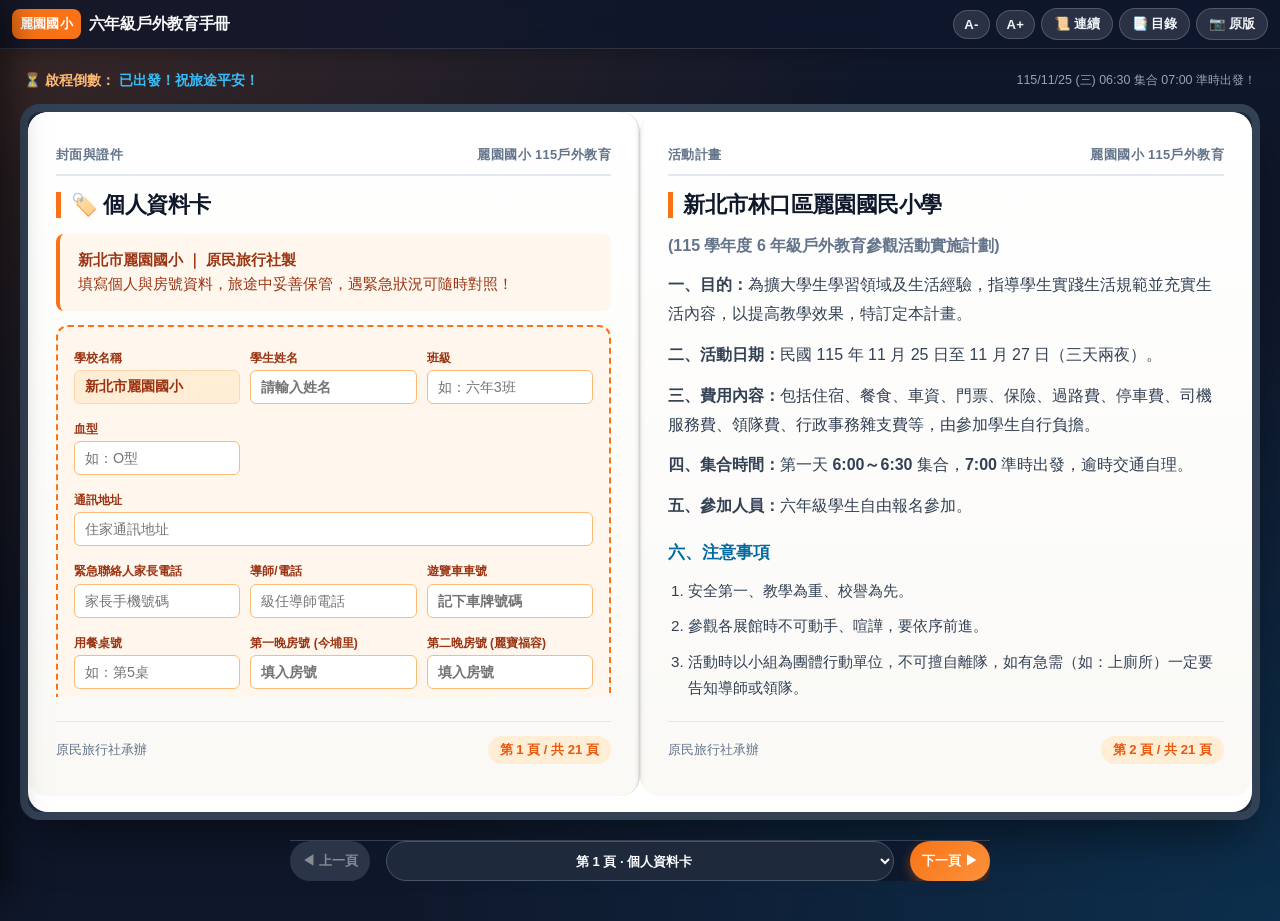
<file: index.html>
<!DOCTYPE html>
<!--
================================================================================
新北市林口區麗園國民小學 115學年度六年級戶外教育參觀活動 電子手冊
建立於林口區麗園國小楊家驊老師

【開發歷程與時間表 (Development Timeline & Milestones)】
- 2026-10-20 (Phase 1): 專案啟動與手冊核心系統建置 (紙本數位化、景點導覽、線上學習單、行動端原生翻閱雙模式)
- 2026-10-20 (Phase 2): 教師專用版與巡房系統實裝 (601~609班級切換、1~25號男女對照、夜間查房打勾、本地即時儲存)
- 2026-10-20 (Phase 2): 個資保護規範全面落實 (學生姓名去中字以全形「Ｏ」遮蔽、導師姓名去識別化保護)
- 2026-10-20 (Phase 2): 景點圖資最佳化 (九九峰生態園區正名、高畫質景點相片重構、防快取與圖片非同步載入重試)
- 2026-10-25 (Phase 3): 房桌號表視覺化革新 (601~609官方分房表同房同桌專屬米色色塊視覺分組、用餐與住宿分組檢視)
- 2026-10-26 (Phase 4): 介面極簡重構與雙系統融合 (漢堡側邊選單、實體雙欄座位表/分組卡片無縫切換防崩潰)
- 2026-10-26 (Phase 4): 房間男女生標籤與夜間查房深度合併 (單一融合介面、查房備註與一鍵清除、全校六年級總覽與平滑跳轉聚焦)
- 2026-10-26 (Phase 5): 全解析度自適應與極致響應式 (全站防破版防溢出、頂部導覽列精簡適配、雙飯店標籤彈性適配、防止iOS輸入縮放跑版)

本系統專為麗園國小全體親師生打造，落實個資保護、行動閱讀與智慧巡房。
================================================================================
-->
<html lang="zh-TW">
<head>
  <meta charset="UTF-8">
  <meta name="viewport" content="width=device-width, initial-scale=1.0, maximum-scale=1.0, user-scalable=no, viewport-fit=cover">
  <meta name="google" content="notranslate">
  <title>新北市林口區麗園國小 115學年度六年級戶外教育參觀活動 電子手冊</title>
  <meta name="description" content="新北市林口區麗園國民小學 115學年度六年級戶外教育參觀活動電子手冊書，手機最佳化閱讀體驗，完整收錄三天兩夜行程、真實景點照片輔助、行李打包清單、線上學習單與緊急聯絡資訊。">
  <link rel="stylesheet" href="css/style.css?v=20261117_0855">
  <link rel="icon" href="data:image/svg+xml,<svg xmlns=%22http://www.w3.org/2000/svg%22 viewBox=%220 0 100 100%22><text y=%22.9em%22 font-size=%2290%22>📖</text></svg>">
</head>
<body>

  <!-- Top Sticky Navigation Bar -->
  <header class="book-header" role="banner">
    <div class="header-inner">
      <div class="book-title-group">
        <span class="school-tag">麗園國小</span>
        <div class="book-main-title">
          <span>六年級戶外教育手冊</span>
        </div>
      </div>

      <div class="header-controls" role="toolbar" aria-label="閱讀控制選項">
        <!-- 字體放大縮小 -->
        <button class="header-btn font-size-btn" onclick="adjustFontSize(-0.1)" title="縮小字體" aria-label="縮小字體">A-</button>
        <button class="header-btn font-size-btn" onclick="adjustFontSize(0.1)" title="放大字體" aria-label="放大字體">A+</button>

        <!-- 模式切換：連續滾動 / 單頁翻閱 -->
        <button class="header-btn" id="btnToggleLayout" title="切換閱覽模式：連續滾動 / 單頁翻閱" aria-label="切換連續滾動或單頁翻閱模式">
          <span id="layoutModeText">📜 連續</span>
        </button>

        <button class="header-btn" id="btnOpenToc" title="開啟章節目錄" aria-label="開啟手冊章節目錄">
          <span>📑 目錄</span>
        </button>
        <button class="header-btn" id="btnToggleScan" title="切換原版掃描 / 數位排版" aria-label="切換原版掃描與數位排版">
          <span id="scanModeText">📷 原版</span>
        </button>
      </div>
    </div>
  </header>

  <!-- Book Main Stage -->
  <main class="book-stage">
    
    <!-- 頂部倒數與提示小條 -->
    <div class="book-info-bar">
      <div>
        <span style="color:#fdba74; font-weight:700;">⏳ 啟程倒數：</span>
        <span id="headerCountdown" style="font-weight:800; color:#38bdf8;">計算中...</span>
      </div>
      <div style="font-size:0.78rem; color:#94a3b8;">
        115/11/25 (三) 06:30 集合 07:00 準時出發！
      </div>
    </div>

    <!-- Book Spine & Pages Container -->
    <div class="book-spine-wrapper" id="bookWrapper">
      <div class="book-spread" id="bookSpread">
        <!-- Left Page (Mobile shows active page here) -->
        <article class="book-page page-left" id="pageLeft"></article>
        <!-- Right Page (Desktop only) -->
        <article class="book-page page-right" id="pageRight"></article>
      </div>
    </div>

    <!-- Bottom Page Navigation Bar (Fixed on Mobile) -->
    <nav class="book-nav-bar" role="navigation" aria-label="翻頁導航">
      <button class="nav-arrow-btn" id="btnPrevPage" aria-label="上一頁">
        <span>◀ 上一頁</span>
      </button>

      <select class="page-jump-select" id="pageJumpSelect" aria-label="快速跳至指定頁數"></select>

      <button class="nav-arrow-btn" id="btnNextPage" aria-label="下一頁">
        <span>下一頁 ▶</span>
      </button>
    </nav>
  </main>

  <!-- Table of Contents Drawer (目錄側邊欄) -->
  <div class="toc-backdrop" id="tocBackdrop"></div>
  <aside class="toc-drawer" id="tocDrawer" role="dialog" aria-label="手冊章節目錄">
    <div class="toc-header">
      <h3><span>📖</span> 手冊章節目錄 (共24頁)</h3>
      <button class="header-btn" id="btnCloseToc" style="padding:4px 10px;" aria-label="關閉目錄">✕</button>
    </div>
    <div class="toc-list" id="tocList"></div>
  </aside>

  <!-- Fullscreen Park Map Modal (麗寶探索世界官方全區地圖全螢幕檢視器) -->
  <div class="map-modal-backdrop" id="mapModal" role="dialog" aria-label="麗寶樂園探索世界官方地圖全螢幕檢視" onclick="closeParkMapModal(event)">
    <div class="map-modal-topbar" onclick="event.stopPropagation()">
      <div style="display:flex; align-items:center; gap:8px; min-width:0;">
        <span style="font-size:1.2rem;">🗺️</span>
        <span style="font-weight:800; font-size:0.92rem; white-space:nowrap; overflow:hidden; text-overflow:ellipsis;">麗寶樂園探索世界 · 官方全區導覽地圖</span>
      </div>
      <div style="display:flex; align-items:center; gap:6px; flex-shrink:0;">
        <a href="assets/docs/lihpao_discover_map.pdf" download="麗寶樂園探索世界全區地圖.pdf" class="park-map-btn" style="background:rgba(255,255,255,0.18); color:white; border-color:rgba(255,255,255,0.35); padding:4px 8px;" target="_blank">
          <span>📥 下載 PDF</span>
        </a>
        <button class="header-btn" id="btnCloseMapModal" onclick="closeParkMapModal()" style="padding:4px 10px; font-weight:800;" aria-label="關閉全螢幕地圖">✕</button>
      </div>
    </div>
    <div class="map-modal-content">
      <img id="mapModalImg" class="map-modal-img notranslate" translate="no" src="assets/images/real/lihpao_park_map.jpg" alt="麗寶樂園探索世界官方全區地圖高清版" onclick="event.stopPropagation()">
    </div>
  </div>

  <!-- Scripts -->
  <script src="js/quiz-data.js?v=20261117_0855"></script>
  <script src="js/pages-content.js?v=20261117_0855"></script>
  <script src="js/book-reader.js?v=20261117_0855"></script>
</body>
</html>
</file>
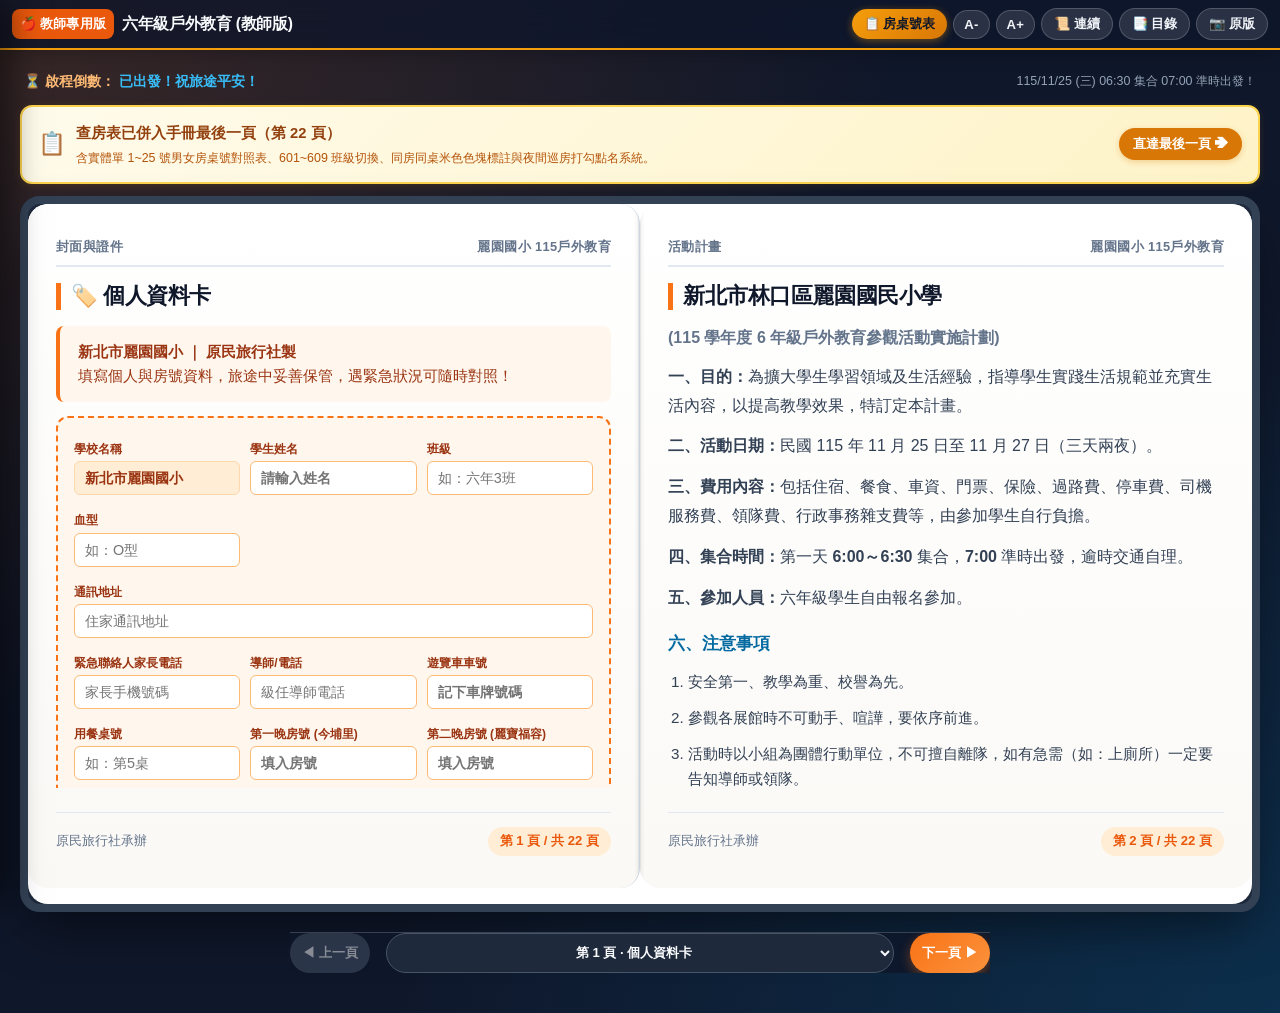
<file: teacher/index.html>
<!DOCTYPE html>
<html lang="zh-TW">
<head>
  <meta charset="UTF-8">
  <meta http-equiv="refresh" content="0; url=../teacher.html">
  <title>正在前往麗園國小戶外教育手冊【教師專用版】...</title>
  <script>
    window.location.replace("../teacher.html");
  </script>
</head>
<body style="font-family:system-ui, sans-serif; display:flex; justify-content:center; align-items:center; height:100vh; margin:0; background:#f8fafc; color:#334155;">
  <div style="text-align:center; padding:20px;">
    <h2>🍎 前往教師專用版...</h2>
    <p>若未自動跳轉，請 <a href="../teacher.html" style="color:#2563eb; font-weight:700;">點此直接進入</a></p>
  </div>
</body>
</html>
</file>
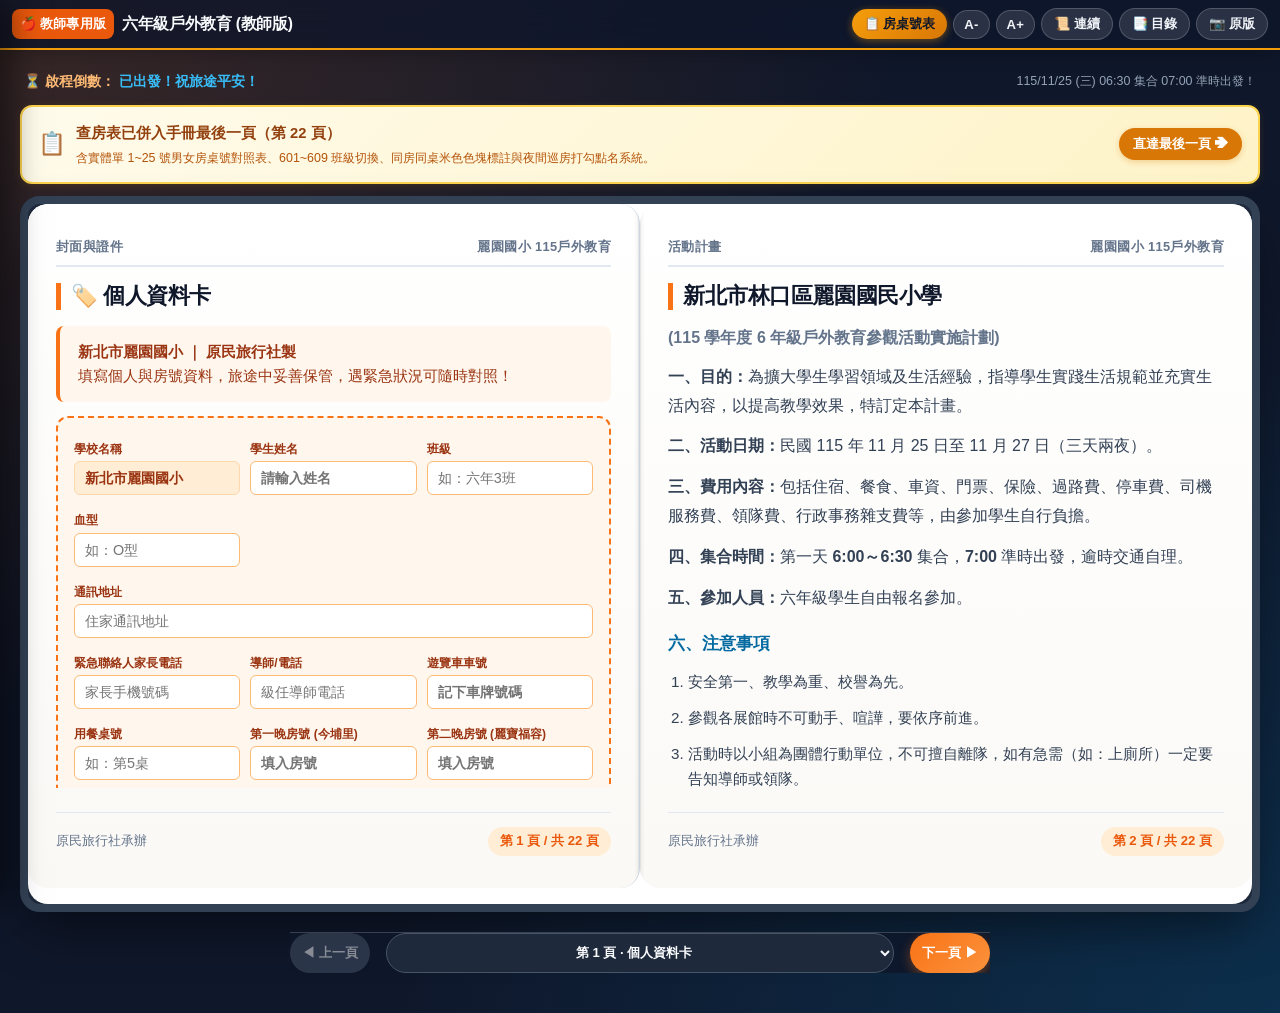
<file: teacher.html>
<!DOCTYPE html>
<!--
================================================================================
新北市林口區麗園國民小學 115學年度六年級戶外教育參觀活動 電子手冊【教師專用版】
建立於林口區麗園國小楊家驊老師

【開發歷程與時間表 (Development Timeline & Milestones)】
- 2026-10-20 (Phase 1): 專案啟動與手冊核心系統建置 (紙本數位化、景點導覽、線上學習單、行動端原生翻閱雙模式)
- 2026-10-20 (Phase 2): 教師專用版與巡房系統實裝 (601~609班級切換、1~25號男女對照、夜間查房打勾、本地即時儲存)
- 2026-10-20 (Phase 2): 個資保護規範全面落實 (學生姓名去中字以全形「Ｏ」遮蔽、導師姓名去識別化保護)
- 2026-10-20 (Phase 2): 景點圖資最佳化 (九九峰生態園區正名、高畫質景點相片重構、防快取與圖片非同步載入重試)
- 2026-10-25 (Phase 3): 房桌號表視覺化革新 (601~609官方分房表同房同桌專屬米色色塊視覺分組、用餐與住宿分組檢視)
- 2026-10-26 (Phase 4): 介面極簡重構與雙系統融合 (漢堡側邊選單、實體雙欄座位表/分組卡片無縫切換防崩潰)
- 2026-10-26 (Phase 4): 房間男女生標籤與夜間查房深度合併 (單一融合介面、查房備註與一鍵清除、全校六年級總覽與平滑跳轉聚焦)
- 2026-10-26 (Phase 5): 全解析度自適應與極致響應式 (全站防破版防溢出、頂部導覽列精簡適配、雙飯店標籤彈性適配、防止iOS輸入縮放跑版)

本系統專為麗園國小全體親師生打造，落實個資保護、行動閱讀與智慧巡房。
================================================================================
-->
<html lang="zh-TW">
<head>
  <meta charset="UTF-8">
  <meta name="viewport" content="width=device-width, initial-scale=1.0, maximum-scale=1.0, user-scalable=no, viewport-fit=cover">
  <meta name="google" content="notranslate">
  <title>麗園國小 115學年度六年級戶外教育手冊【教師專用版】</title>
  <meta name="description" content="新北市林口區麗園國民小學 115學年度六年級戶外教育參觀活動電子手冊【教師專用版】，含全冊行程導覽、學生房間表與晚點名查房管理。">
  <link rel="stylesheet" href="css/style.css?v=20261117_0855">
  <link rel="icon" href="data:image/svg+xml,<svg xmlns=%22http://www.w3.org/2000/svg%22 viewBox=%220 0 100 100%22><text y=%22.9em%22 font-size=%2290%22>🍎</text></svg>">
</head>
<body>

  <!-- Top Sticky Navigation Bar -->
  <header class="book-header" role="banner" style="background: rgba(15, 23, 42, 0.88); border-bottom: 2px solid #f59e0b;">
    <div class="header-inner">
      <div class="book-title-group">
        <span class="school-tag" style="background:#ea580c; color:white;">🍎 教師專用版</span>
        <div class="book-main-title">
          <span>六年級戶外教育 (教師版)</span>
        </div>
      </div>

      <div class="header-controls" role="toolbar" aria-label="教師版閱讀與功能控制">
        <!-- 一鍵直達最後一頁房桌號表 -->
        <button class="header-btn" id="btnOpenRooms" onclick="goToPage(pagesContent.length)" style="background:linear-gradient(135deg, #f59e0b, #d97706); color:#0f172a; font-weight:800; border:none; box-shadow:0 2px 8px rgba(245, 158, 11, 0.4);" title="直達手冊最後一頁：房桌號表與查房點名" aria-label="直達手冊最後一頁：房桌號表與查房點名">
          <span>📋 房桌號表</span>
        </button>

        <!-- 字體放大縮小 -->
        <button class="header-btn font-size-btn" onclick="adjustFontSize(-0.1)" title="縮小字體" aria-label="縮小字體">A-</button>
        <button class="header-btn font-size-btn" onclick="adjustFontSize(0.1)" title="放大字體" aria-label="放大字體">A+</button>

        <!-- 模式切換：連續滾動 / 單頁翻閱 -->
        <button class="header-btn" id="btnToggleLayout" title="切換閱覽模式：連續滾動 / 單頁翻閱" aria-label="切換連續滾動或單頁翻閱模式">
          <span id="layoutModeText">📜 連續</span>
        </button>

        <button class="header-btn" id="btnOpenToc" title="開啟章節目錄" aria-label="開啟手冊章節目錄">
          <span>📑 目錄</span>
        </button>
        <button class="header-btn" id="btnToggleScan" title="切換原版掃描 / 數位排版" aria-label="切換原版掃描與數位排版">
          <span id="scanModeText">📷 原版</span>
        </button>
      </div>
    </div>
  </header>

  <!-- Book Main Stage -->
  <main class="book-stage">
    
    <!-- 頂部倒數與提示小條 -->
    <div class="book-info-bar">
      <div>
        <span style="color:#fdba74; font-weight:700;">⏳ 啟程倒數：</span>
        <span id="headerCountdown" style="font-weight:800; color:#38bdf8;">計算中...</span>
      </div>
      <div style="font-size:0.78rem; color:#94a3b8;">
        115/11/25 (三) 06:30 集合 07:00 準時出發！
      </div>
    </div>

    <!-- 教師專屬快捷橫幅 -->
    <div id="teacherPageNoticeBanner" class="teacher-notice-banner" style="margin-bottom:12px; background:linear-gradient(135deg, #fffbeb 0%, #fef3c7 100%); border:2px solid #fcd34d; border-radius:12px; padding:12px 16px; display:flex; align-items:center; justify-content:space-between; gap:10px; box-shadow:0 2px 8px rgba(245,158,11,0.12); width:100%; max-width:1260px; box-sizing:border-box;">
      <div style="display:flex; align-items:center; gap:10px;">
        <span style="font-size:1.4rem;">📋</span>
        <div>
          <b style="color:#92400e; font-size:0.92rem;">查房表已併入手冊最後一頁（第 22 頁）</b>
          <p style="margin:2px 0 0; font-size:0.78rem; color:#b45309;">含實體單 1~25 號男女房桌號對照表、601~609 班級切換、同房同桌米色色塊標註與夜間巡房打勾點名系統。</p>
        </div>
      </div>
      <button onclick="goToPage(pagesContent.length)" style="background:#d97706; color:white; border:none; padding:7px 14px; border-radius:20px; font-weight:700; font-size:0.82rem; cursor:pointer; white-space:nowrap; box-shadow:0 2px 6px rgba(217,119,6,0.3);">直達最後一頁 ➔</button>
    </div>

    <!-- Book Spine & Pages Container -->
    <div class="book-spine-wrapper" id="bookWrapper">
      <div class="book-spread" id="bookSpread">
        <!-- Left Page (Mobile shows active page here) -->
        <article class="book-page page-left" id="pageLeft"></article>
        <!-- Right Page (Desktop only) -->
        <article class="book-page page-right" id="pageRight"></article>
      </div>
    </div>

    <!-- Bottom Page Navigation Bar (Fixed on Mobile) -->
    <nav class="book-nav-bar" role="navigation" aria-label="翻頁導航">
      <button class="nav-arrow-btn" id="btnPrevPage" aria-label="上一頁">
        <span>◀ 上一頁</span>
      </button>

      <select class="page-jump-select" id="pageJumpSelect" aria-label="快速跳至指定頁數"></select>

      <button class="nav-arrow-btn" id="btnNextPage" aria-label="下一頁">
        <span>下一頁 ▶</span>
      </button>
    </nav>
  </main>

  <!-- Table of Contents Drawer (目錄側邊欄) -->
  <div class="toc-backdrop" id="tocBackdrop"></div>
  <aside class="toc-drawer" id="tocDrawer" role="dialog" aria-label="教師版手冊章節目錄">
    <div class="toc-header">
      <h3><span>📖</span> 手冊章節目錄 (教師版)</h3>
      <button class="header-btn" id="btnCloseToc" style="padding:4px 10px;" aria-label="關閉目錄">✕</button>
    </div>
    <!-- 教師專用置頂快捷按鈕 -->
    <div style="padding:10px 14px; border-bottom:1px solid #e2e8f0; background:#fffbeb;">
      <button onclick="goToPage(pagesContent.length); document.getElementById('btnCloseToc').click();" style="width:100%; padding:10px; border-radius:8px; background:#f59e0b; color:#0f172a; font-weight:800; border:none; cursor:pointer; font-size:0.9rem; display:flex; align-items:center; justify-content:center; gap:6px;" aria-label="直達最後一頁：房桌號表與查房點名">
        <span>📋</span> 直達最後一頁：房桌號表與查房點名
      </button>
    </div>
    <div class="toc-list" id="tocList"></div>
  </aside>

  <!-- Fullscreen Park Map Modal (麗寶探索世界官方全區地圖全螢幕檢視器) -->
  <div class="map-modal-backdrop" id="mapModal" role="dialog" aria-label="麗寶樂園探索世界官方地圖全螢幕檢視" onclick="closeParkMapModal(event)">
    <div class="map-modal-topbar" onclick="event.stopPropagation()">
      <div style="display:flex; align-items:center; gap:8px; min-width:0;">
        <span style="font-size:1.2rem;">🗺️</span>
        <span style="font-weight:800; font-size:0.92rem; white-space:nowrap; overflow:hidden; text-overflow:ellipsis;">麗寶樂園探索世界 · 官方全區導覽地圖</span>
      </div>
      <div style="display:flex; align-items:center; gap:6px; flex-shrink:0;">
        <a href="assets/docs/lihpao_discover_map.pdf" download="麗寶樂園探索世界全區地圖.pdf" class="park-map-btn" style="background:rgba(255,255,255,0.18); color:white; border-color:rgba(255,255,255,0.35); padding:4px 8px;" target="_blank">
          <span>📥 下載 PDF</span>
        </a>
        <button class="header-btn" id="btnCloseMapModal" onclick="closeParkMapModal()" style="padding:4px 10px; font-weight:800;" aria-label="關閉全螢幕地圖">✕</button>
      </div>
    </div>
    <div class="map-modal-content">
      <img id="mapModalImg" class="map-modal-img notranslate" translate="no" src="assets/images/real/lihpao_park_map.jpg" alt="麗寶樂園探索世界官方全區地圖高清版" onclick="event.stopPropagation()">
    </div>
  </div>

  <!-- Scripts (確保順序：quiz-data ➔ pages-content ➔ teacher-rooms ➔ book-reader) -->
  <script src="js/quiz-data.js?v=20261117_0855"></script>
  <script src="js/pages-content.js?v=20261117_0855"></script>
  <script src="js/teacher-rooms.js?v=20261117_0855"></script>
  <script src="js/book-reader.js?v=20261117_0855"></script>
</body>
</html>
</file>
<file: css/style.css>
/* ==========================================================================
   新北市林口區麗園國民小學 115學年度六年級戶外教育參觀活動
   電子手冊書 (Mobile-First Responsive Digital Book Reader)
   ========================================================================== */

:root {
  /* Brand Theme Colors */
  --primary: #f97316;
  --primary-dark: #ea580c;
  --primary-light: #ffedd5;
  --primary-gradient: linear-gradient(135deg, #f97316 0%, #fb923c 100%);
  
  --brand-blue: #0284c7;
  --brand-blue-dark: #0369a1;
  --brand-blue-light: #e0f2fe;

  --accent-green: #10b981;
  --accent-green-light: #d1fae5;
  --accent-amber: #f59e0b;
  --accent-purple: #8b5cf6;

  /* Paper & Surfaces */
  --bg-dark: #0f172a;
  --paper-bg: #ffffff;
  --paper-cream: #faf9f6;
  --paper-border: #e2e8f0;
  --spine-shadow-left: linear-gradient(to left, rgba(0,0,0,0.12) 0%, rgba(0,0,0,0.03) 6%, rgba(0,0,0,0) 18%);
  --spine-shadow-right: linear-gradient(to right, rgba(0,0,0,0.12) 0%, rgba(0,0,0,0.03) 6%, rgba(0,0,0,0) 18%);

  --text-main: #0f172a;
  --text-secondary: #334155;
  --text-muted: #64748b;

  --radius-sm: 8px;
  --radius-md: 14px;
  --radius-lg: 20px;
  --radius-full: 9999px;

  /* Fluid Font Scale */
  --base-font-size: 16px;
  --font-sans: -apple-system, BlinkMacSystemFont, "SF Pro Text", "PingFang TC", "Microsoft JhengHei", sans-serif;
  --font-display: -apple-system, BlinkMacSystemFont, "SF Pro Display", "PingFang TC", sans-serif;
}

*, *::before, *::after {
  box-sizing: border-box;
  margin: 0;
  padding: 0;
  -webkit-tap-highlight-color: transparent;
}

img, svg, video, canvas {
  max-width: 100%;
  height: auto;
}

html {
  font-size: var(--base-font-size);
  scroll-behavior: smooth;
  width: 100%;
  max-width: 100vw;
  overflow-x: hidden;
  -webkit-text-size-adjust: 100%;
  text-size-adjust: 100%;
}

body {
  font-family: var(--font-sans);
  background-color: #0f172a;
  background-image: 
    radial-gradient(at 0% 0%, rgba(249, 115, 22, 0.18) 0px, transparent 50%),
    radial-gradient(at 100% 100%, rgba(2, 132, 199, 0.22) 0px, transparent 50%);
  color: var(--text-main);
  line-height: 1.7;
  min-height: 100vh;
  width: 100%;
  max-width: 100vw;
  overflow-x: hidden;
  position: relative;
  display: flex;
  flex-direction: column;
  -webkit-font-smoothing: antialiased;
}

/* ==================== 頂部導覽列 (Sticky Header) ==================== */
.book-header {
  position: sticky;
  top: 0;
  z-index: 100;
  background: rgba(15, 23, 42, 0.82) !important;
  backdrop-filter: blur(24px) saturate(180%);
  -webkit-backdrop-filter: blur(24px) saturate(180%);
  border-bottom: 1px solid rgba(255, 255, 255, 0.12);
  padding: 8px 12px;
  color: white;
  width: 100%;
  max-width: 100vw;
  box-sizing: border-box;
  overflow-x: hidden;
  box-shadow: 0 4px 20px -2px rgba(0, 0, 0, 0.28);
}

.header-inner {
  max-width: 1400px;
  width: 100%;
  margin: 0 auto;
  display: flex;
  align-items: center;
  justify-content: space-between;
  gap: 8px;
  min-width: 0;
  box-sizing: border-box;
}

.book-title-group {
  display: flex;
  align-items: center;
  gap: 8px;
  min-width: 0;
}

.school-tag {
  background: var(--primary);
  color: white;
  font-weight: 800;
  font-size: 0.8rem;
  padding: 4px 8px;
  border-radius: var(--radius-sm);
  white-space: nowrap;
  flex-shrink: 0;
}

.book-main-title {
  font-size: 0.98rem;
  font-weight: 700;
  color: #f8fafc;
  white-space: nowrap;
  overflow: hidden;
  text-overflow: ellipsis;
}

.header-controls {
  display: flex;
  align-items: center;
  gap: 6px;
  flex-shrink: 0;
}

.header-btn {
  background: rgba(255, 255, 255, 0.12);
  border: 1px solid rgba(255, 255, 255, 0.18);
  color: #f1f5f9;
  padding: 6px 12px;
  border-radius: var(--radius-full);
  font-size: 0.82rem;
  font-weight: 600;
  cursor: pointer;
  display: inline-flex;
  align-items: center;
  gap: 5px;
  transition: all 0.2s ease;
  white-space: nowrap;
}

.header-btn:hover {
  background: rgba(255, 255, 255, 0.24);
  color: white;
}

.header-btn.active {
  background: var(--primary);
  border-color: var(--primary);
  color: white;
}

.font-size-btn {
  padding: 6px 10px;
  font-weight: 800;
  font-size: 0.82rem;
}

/* ==================== 電子書主舞台 (Responsive Book Stage) ==================== */
.book-stage {
  flex: 1;
  display: flex;
  flex-direction: column;
  align-items: center;
  padding: 10px 8px 85px; /* 留出底部導航列空間 */
  width: 100%;
  max-width: 1360px;
  margin: 0 auto;
  box-sizing: border-box;
  overflow-x: hidden;
}

@media (min-width: 1024px) {
  .book-stage {
    padding: 20px 20px 40px;
  }
}

/* 頂部資訊小條 */
.book-info-bar {
  width: 100%;
  max-width: 1260px;
  display: flex;
  justify-content: space-between;
  align-items: center;
  margin-bottom: 12px;
  color: #cbd5e1;
  font-size: 0.85rem;
  flex-wrap: wrap;
  gap: 8px;
  padding: 0 4px;
  box-sizing: border-box;
}

/* 書本容器 */
.book-spine-wrapper {
  position: relative;
  width: 100%;
  max-width: 1260px;
  background: #ffffff;
  border-radius: var(--radius-lg);
  box-shadow: 0 10px 30px rgba(0,0,0,0.3);
  display: flex;
  flex-direction: column;
  overflow: hidden;
  box-sizing: border-box;
}

@media (min-width: 1024px) {
  .book-spine-wrapper {
    background: #1e293b;
    border: 8px solid #334155;
    border-radius: 20px;
    box-shadow: 0 25px 50px -12px rgba(0, 0, 0, 0.5);
  }
}

/* 雙頁排版 (Desktop Spread) vs 單頁 (Mobile) */
.book-spread {
  display: grid;
  grid-template-columns: 1fr;
  width: 100%;
  max-width: 100%;
  background: #ffffff;
  border-radius: inherit;
  box-sizing: border-box;
  overflow: hidden;
}

@media (min-width: 1024px) {
  .book-spread {
    grid-template-columns: 1fr 1fr;
    min-height: 700px;
  }
}

/* 單頁面樣式：手機端無高度拘束，自然滑動！ */
.book-page {
  background-color: var(--paper-bg);
  background-image: linear-gradient(to bottom, #ffffff 0%, var(--paper-cream) 100%);
  padding: 16px 10px 24px;
  position: relative;
  display: flex;
  flex-direction: column;
  border-radius: inherit;
  /* 手機端核心修復：高度自動展開，不再陷在小滾動框中 */
  height: auto;
  max-height: none;
  overflow-y: visible;
  width: 100%;
  max-width: 100%;
  box-sizing: border-box;
  overflow-x: hidden;
}

@media (min-width: 768px) {
  .book-page {
    padding: 30px 24px 34px;
  }
}

/* 桌面端對開與中縫書脊微陰影 */
@media (min-width: 1024px) {
  .book-page {
    height: 76vh;
    max-height: 860px;
    min-height: 600px;
    overflow-y: auto;
    padding: 32px 28px;
  }

  .book-page.page-left {
    border-right: 1px solid #cbd5e1;
  }

  .book-page.page-left::after {
    content: "";
    position: absolute;
    top: 0;
    right: 0;
    bottom: 0;
    width: 28px;
    background: var(--spine-shadow-left);
    pointer-events: none;
  }

  .book-page.page-right::before {
    content: "";
    position: absolute;
    top: 0;
    left: 0;
    bottom: 0;
    width: 28px;
    background: var(--spine-shadow-right);
    pointer-events: none;
  }
}

/* 頁首與頁尾 */
.page-header-row {
  display: flex;
  align-items: center;
  justify-content: space-between;
  border-bottom: 2px solid #e2e8f0;
  padding-bottom: 8px;
  margin-bottom: 16px;
  font-size: 0.8rem;
  color: var(--text-muted);
  font-weight: 700;
  letter-spacing: 0.03em;
}

.page-footer-row {
  margin-top: 24px;
  padding-top: 14px;
  border-top: 1px solid #e2e8f0;
  display: flex;
  align-items: center;
  justify-content: space-between;
  font-size: 0.82rem;
  color: var(--text-muted);
}

.page-num-badge {
  font-weight: 800;
  color: var(--primary-dark);
  background: var(--primary-light);
  padding: 3px 12px;
  border-radius: var(--radius-full);
}

/* 頁面內容階層 */
.book-page-body {
  flex: 1;
  min-width: 0;
  width: 100%;
  max-width: 100%;
  box-sizing: border-box;
  overflow-x: hidden;
}

.page-title {
  font-size: 1.35rem;
  font-weight: 800;
  color: #0f172a;
  margin-bottom: 14px;
  display: flex;
  align-items: center;
  gap: 10px;
  border-left: 5px solid var(--primary);
  padding-left: 10px;
  line-height: 1.3;
}

.page-section-subtitle {
  font-size: 1.05rem;
  font-weight: 800;
  color: var(--brand-blue-dark);
  margin: 18px 0 10px;
  display: flex;
  align-items: center;
  gap: 6px;
}

.book-text {
  font-size: 1rem;
  color: #334155;
  line-height: 1.8;
  margin-bottom: 16px;
}

.book-text p {
  margin-bottom: 12px;
}

/* 書本內照片卡片 (無裁切、寬度適應、圓角與陰影) */
.book-photo-card {
  margin: 16px 0;
  border-radius: var(--radius-md);
  overflow: hidden;
  box-shadow: 0 4px 14px rgba(0, 0, 0, 0.08);
  border: 1px solid #cbd5e1;
  background: white;
}

.book-photo-card img {
  width: 100%;
  height: auto;
  display: block;
  min-height: 140px;
  background-color: #f1f5f9;
  object-fit: cover;
}

.book-photo-caption {
  padding: 10px 14px;
  background: #f8fafc;
  font-size: 0.82rem;
  color: #475569;
  font-weight: 600;
  display: flex;
  flex-direction: column;
  gap: 4px;
  border-top: 1px solid #e2e8f0;
}

@media (min-width: 640px) {
  .book-photo-caption {
    flex-direction: row;
    align-items: center;
    justify-content: space-between;
  }
}

.photo-source-badge {
  font-size: 0.72rem;
  color: var(--brand-blue);
  background: var(--brand-blue-light);
  padding: 2px 8px;
  border-radius: var(--radius-sm);
  align-self: flex-start;
}

/* 雙圖排版 (手機自動轉單欄，電腦雙欄) */
.photo-grid-2 {
  display: grid;
  grid-template-columns: 1fr;
  gap: 12px;
  margin: 16px 0;
}

@media (min-width: 640px) {
  .photo-grid-2 {
    grid-template-columns: 1fr 1fr;
  }
}

.photo-grid-2 .book-photo-card {
  margin: 0;
}

/* 重點提示方框 */
.book-callout {
  padding: 14px 18px;
  border-radius: var(--radius-sm);
  margin: 16px 0;
  font-size: 0.92rem;
  line-height: 1.65;
}

.callout-orange {
  background: #fff7ed;
  border-left: 4px solid #f97316;
  color: #9a3412;
}

.callout-blue {
  background: #f0f9ff;
  border-left: 4px solid #0284c7;
  color: #0369a1;
}

.callout-green {
  background: #f0fdf4;
  border-left: 4px solid #10b981;
  color: #166534;
}

.callout-red {
  background: #fef2f2;
  border-left: 4px solid #ef4444;
  color: #991b1b;
}

/* 清單項目 */
.book-ol {
  padding-left: 20px;
  margin-bottom: 16px;
}

.book-ol li {
  font-size: 0.95rem;
  color: #334155;
  margin-bottom: 10px;
  line-height: 1.7;
}

/* 晚點名響應式排版 */
.table-evening-call {
  width: 100%;
  border-collapse: collapse;
  margin: 14px 0;
  font-size: 0.88rem;
}

.table-evening-call th,
.table-evening-call td {
  border: 1px solid #cbd5e1;
  padding: 8px 10px;
  text-align: center;
}

.table-evening-call th {
  background: #f1f5f9;
  font-weight: 700;
  color: var(--text-main);
}

/* ==================== 底部翻頁控制列 (Fixed Bottom on Mobile) ==================== */
.book-nav-bar {
  position: fixed;
  bottom: 0;
  left: 0;
  right: 0;
  z-index: 900;
  background: rgba(15, 23, 42, 0.88) !important;
  backdrop-filter: blur(24px) saturate(180%);
  -webkit-backdrop-filter: blur(24px) saturate(180%);
  border-top: 1px solid rgba(255, 255, 255, 0.18) !important; /* Catch edge */
  padding: 6px 8px calc(6px + env(safe-area-inset-bottom, 0px));
  display: flex;
  align-items: center;
  justify-content: space-between;
  gap: 6px;
  width: 100%;
  max-width: 100vw;
  box-sizing: border-box;
  box-shadow: 0 -4px 24px rgba(0, 0, 0, 0.32);
  overflow: hidden;
}

@media (min-width: 1024px) {
  .book-nav-bar {
    position: static;
    background: transparent;
    border: none;
    box-shadow: none;
    margin-top: 20px;
    padding: 0;
    max-width: 700px;
    justify-content: center;
    gap: 16px;
  }
}

.nav-arrow-btn {
  background: var(--primary-gradient);
  color: white;
  border: none;
  border-radius: var(--radius-full);
  padding: 8px 12px;
  font-size: 0.84rem;
  font-weight: 700;
  cursor: pointer;
  display: inline-flex;
  align-items: center;
  justify-content: center;
  gap: 4px;
  box-shadow: 0 4px 12px rgba(249, 115, 22, 0.4);
  transition: all 0.2s ease;
  flex: 0 0 auto !important;
  white-space: nowrap !important;
  min-width: 78px;
  max-width: 110px;
  height: 40px;
  box-sizing: border-box;
}

.nav-arrow-btn:active {
  transform: scale(0.96);
}

.nav-arrow-btn:disabled {
  background: #475569;
  box-shadow: none;
  cursor: not-allowed;
  opacity: 0.5;
}

.page-jump-select {
  background: #1e293b;
  color: #f8fafc;
  border: 1px solid #475569;
  padding: 6px 8px;
  border-radius: var(--radius-full);
  font-size: 0.82rem;
  font-weight: 600;
  outline: none;
  cursor: pointer;
  flex: 1 1 0 !important;
  min-width: 0 !important;
  width: 100% !important;
  max-width: none !important;
  height: 40px;
  text-align: center;
  white-space: nowrap !important;
  overflow: hidden !important;
  text-overflow: ellipsis !important;
  box-sizing: border-box;
}

/* ==================== 章節目錄抽屜 ==================== */
.toc-drawer {
  position: fixed;
  top: 0;
  bottom: 0;
  left: 0;
  width: 340px;
  max-width: 86vw;
  background: #1e293b;
  z-index: 1000;
  box-shadow: 10px 0 30px rgba(0,0,0,0.5);
  transform: translateX(-100%);
  transition: transform 0.3s cubic-bezier(0.16, 1, 0.3, 1);
  display: flex;
  flex-direction: column;
  color: white;
}

.toc-drawer.open {
  transform: translateX(0);
}

.toc-header {
  padding: 18px 20px;
  border-bottom: 1px solid #334155;
  display: flex;
  align-items: center;
  justify-content: space-between;
}

.toc-header h3 {
  font-size: 1.15rem;
  font-weight: 800;
  display: flex;
  align-items: center;
  gap: 8px;
}

.toc-list {
  flex: 1;
  overflow-y: auto;
  padding: 12px;
}

.toc-item {
  padding: 12px 14px;
  border-radius: var(--radius-sm);
  cursor: pointer;
  display: flex;
  align-items: center;
  justify-content: space-between;
  font-size: 0.9rem;
  font-weight: 600;
  color: #cbd5e1;
  transition: background 0.15s ease;
  margin-bottom: 6px;
  min-height: 44px;
}

.toc-item:active, .toc-item:hover {
  background: rgba(255, 255, 255, 0.1);
  color: white;
}

.toc-item.active {
  background: var(--primary);
  color: white;
}

.toc-backdrop {
  position: fixed;
  inset: 0;
  background: rgba(0, 0, 0, 0.65);
  backdrop-filter: blur(4px);
  -webkit-backdrop-filter: blur(4px);
  z-index: 999;
  display: none;
}

.toc-backdrop.open {
  display: block;
}

/* 原書掃描模式 */
.scan-view-frame {
  width: 100%;
  height: auto;
  max-height: 80vh;
  object-fit: contain;
  background: white;
  border-radius: 6px;
  display: block;
}

/* 友善列印 */
@media print {
  .book-header,
  .book-nav-bar,
  .book-info-bar,
  .toc-drawer,
  .toc-backdrop {
    display: none !important;
  }

  body {
    background: white !important;
    color: black !important;
    padding: 0 !important;
  }

  .book-spine-wrapper {
    box-shadow: none !important;
    border: none !important;
  }

  .book-page {
    box-shadow: none !important;
    border: none !important;
    height: auto !important;
    break-after: page;
  }
}

/* --------------------------------------------------------------------------
   連續長條滑動模式 (Continuous Scroll Mode)
   -------------------------------------------------------------------------- */
.continuous-container {
  width: 100%;
  display: flex;
  flex-direction: column;
  gap: 16px;
}

.continuous-page-block {
  background-color: var(--paper-bg);
  background-image: linear-gradient(to bottom, #ffffff 0%, var(--paper-cream) 100%);
  border-radius: var(--radius-md);
  border: 1px solid #e2e8f0;
  box-shadow: 0 4px 16px rgba(0, 0, 0, 0.06);
  padding: 20px 14px 28px;
  position: relative;
  scroll-margin-top: 70px;
}

@media (min-width: 768px) {
  .continuous-page-block {
    padding: 30px 24px 34px;
    border-radius: var(--radius-lg);
  }
}

.continuous-divider {
  display: flex;
  align-items: center;
  justify-content: center;
  gap: 10px;
  padding: 16px 0 8px;
  width: 100%;
}

.continuous-divider .divider-line {
  flex: 1;
  height: 1px;
  background: linear-gradient(to right, transparent, #cbd5e1, transparent);
}

.continuous-divider .divider-tag {
  background: #3b82f6;
  background: linear-gradient(135deg, #2563eb, #3b82f6);
  color: white;
  font-size: 0.78rem;
  font-weight: 700;
  padding: 4px 12px;
  border-radius: var(--radius-full);
  box-shadow: 0 2px 6px rgba(37, 99, 235, 0.25);
  letter-spacing: 0.5px;
}

/* --------------------------------------------------------------------------
   單頁模式：頁尾接續卡片 (Next Page CTA Banner)
   -------------------------------------------------------------------------- */
.next-page-cta {
  margin-top: 26px;
  margin-bottom: 8px;
  padding: 14px 16px;
  background: linear-gradient(135deg, #eff6ff 0%, #dbeafe 100%);
  border: 2px solid #93c5fd;
  border-radius: var(--radius-md);
  display: flex;
  align-items: center;
  justify-content: space-between;
  cursor: pointer;
  transition: all 0.2s ease;
  box-shadow: 0 3px 10px rgba(37, 99, 235, 0.08);
  -webkit-tap-highlight-color: transparent;
}

.next-page-cta:hover, .next-page-cta:active {
  transform: translateY(-2px);
  background: linear-gradient(135deg, #dbeafe 0%, #bfdbfe 100%);
  border-color: #2563eb;
  box-shadow: 0 6px 16px rgba(37, 99, 235, 0.18);
}

.next-cta-left {
  display: flex;
  flex-direction: column;
  gap: 3px;
  text-align: left;
}

.next-cta-sub {
  font-size: 0.72rem;
  color: #2563eb;
  font-weight: 700;
  letter-spacing: 0.5px;
}

.next-cta-title {
  font-size: 0.92rem;
  font-weight: 800;
  color: #1e3a8a;
  line-height: 1.3;
}

.next-cta-action {
  background: #2563eb;
  color: white;
  font-weight: 700;
  font-size: 0.82rem;
  padding: 8px 14px;
  border-radius: var(--radius-full);
  border: none;
  cursor: pointer;
  white-space: nowrap;
  pointer-events: none;
  box-shadow: 0 2px 6px rgba(37, 99, 235, 0.3);
  margin-left: 10px;
}

/* --------------------------------------------------------------------------
   窄螢幕 Header 與按鈕優化 (< 640px)
   -------------------------------------------------------------------------- */
@media (max-width: 640px) {
  .book-header {
    padding: 6px 8px;
    width: 100%;
    max-width: 100vw;
  }
  .header-inner {
    gap: 4px;
    width: 100%;
    max-width: 100%;
    min-width: 0;
  }
  .school-tag {
    display: none;
  }
  .book-main-title {
    font-size: 0.8rem;
    max-width: 85px;
    white-space: nowrap;
    overflow: hidden;
    text-overflow: ellipsis;
  }
  .header-controls {
    gap: 3px;
    overflow-x: auto;
    -webkit-overflow-scrolling: touch;
    scrollbar-width: none;
    max-width: calc(100% - 90px);
    flex-shrink: 1;
    min-width: 0;
  }
  .header-controls::-webkit-scrollbar {
    display: none;
  }
  .header-btn {
    padding: 4px 6px;
    font-size: 0.72rem;
    gap: 2px;
    white-space: nowrap;
    flex-shrink: 0;
  }
  .font-size-btn {
    display: none;
  }
}

/* --------------------------------------------------------------------------
   教師專用版：學生房間表與查房管理系統
   -------------------------------------------------------------------------- */
.room-modal-backdrop {
  position: fixed;
  inset: 0;
  background: rgba(15, 23, 42, 0.65);
  backdrop-filter: blur(4px);
  -webkit-backdrop-filter: blur(4px);
  z-index: 200;
  opacity: 0;
  pointer-events: none;
  transition: opacity 0.3s ease;
}

.room-modal-backdrop.open {
  opacity: 1;
  pointer-events: auto;
}

.room-modal-container {
  position: fixed;
  inset: 10px;
  background: #f8fafc;
  border-radius: var(--radius-lg);
  box-shadow: 0 25px 50px -12px rgba(0, 0, 0, 0.5);
  z-index: 201;
  display: flex;
  flex-direction: column;
  overflow: hidden;
  opacity: 0;
  transform: translateY(20px) scale(0.98);
  pointer-events: none;
  transition: all 0.3s cubic-bezier(0.16, 1, 0.3, 1);
}

@media (min-width: 768px) {
  .room-modal-container {
    inset: 20px auto auto 50%;
    transform: translate(-50%, 20px) scale(0.98);
    width: 94%;
    max-width: 1000px;
    height: calc(100vh - 40px);
  }
}

.room-modal-container.open {
  opacity: 1;
  pointer-events: auto;
  transform: translateY(0) scale(1);
}

@media (min-width: 768px) {
  .room-modal-container.open {
    transform: translate(-50%, 0) scale(1);
  }
}

.room-modal-header {
  display: flex;
  align-items: center;
  justify-content: space-between;
  padding: 12px 16px;
  background: white;
  border-bottom: 1px solid #e2e8f0;
}

.hotel-tab-bar {
  display: flex;
  background: #e2e8f0;
  padding: 4px;
  gap: 4px;
}

.hotel-tab-btn {
  flex: 1;
  padding: 10px 12px;
  border: none;
  background: transparent;
  font-size: 0.88rem;
  font-weight: 700;
  color: #475569;
  border-radius: var(--radius-sm);
  cursor: pointer;
  transition: all 0.2s ease;
  white-space: nowrap;
}

.hotel-tab-btn.active {
  background: white;
  color: #0f172a;
  box-shadow: 0 2px 6px rgba(0, 0, 0, 0.08);
}

.room-toolbar {
  padding: 10px 14px;
  background: white;
  border-bottom: 1px solid #e2e8f0;
  display: flex;
  flex-direction: column;
  gap: 8px;
}

.room-search-box input {
  width: 100%;
  padding: 8px 12px;
  border-radius: var(--radius-sm);
  border: 1px solid #cbd5e1;
  font-size: 0.88rem;
  outline: none;
}

.room-search-box input:focus {
  border-color: #3b82f6;
  box-shadow: 0 0 0 3px rgba(59, 130, 246, 0.15);
}

.class-filter-chips {
  display: flex;
  gap: 6px;
  overflow-x: auto;
  padding-bottom: 2px;
  -webkit-overflow-scrolling: touch;
}

.class-chip {
  padding: 4px 10px;
  border-radius: var(--radius-full);
  background: #f1f5f9;
  color: #475569;
  border: 1px solid #e2e8f0;
  font-size: 0.78rem;
  font-weight: 700;
  cursor: pointer;
  white-space: nowrap;
  transition: all 0.15s ease;
}

.class-chip.active {
  background: #2563eb;
  color: white;
  border-color: #2563eb;
}

.room-stats-card {
  padding: 8px 14px;
  background: #fff;
  border-bottom: 1px solid #e2e8f0;
  display: flex;
  flex-direction: column;
  gap: 6px;
}

.stats-text {
  display: flex;
  justify-content: space-between;
  align-items: center;
  font-size: 0.82rem;
  font-weight: 700;
  color: #334155;
}

.reset-stats-btn {
  background: #f1f5f9;
  border: 1px solid #cbd5e1;
  padding: 3px 8px;
  border-radius: 4px;
  font-size: 0.74rem;
  color: #64748b;
  cursor: pointer;
}

.progress-bar-bg {
  width: 100%;
  height: 6px;
  background: #e2e8f0;
  border-radius: 10px;
  overflow: hidden;
}

.progress-bar-fill {
  height: 100%;
  background: linear-gradient(90deg, #10b981, #059669);
  transition: width 0.3s ease;
}

.rooms-grid-scroll {
  flex: 1;
  overflow-y: auto;
  padding: 12px 14px 40px;
  display: grid;
  grid-template-columns: 1fr;
  gap: 10px;
}

@media (min-width: 640px) {
  .rooms-grid-scroll {
    grid-template-columns: repeat(auto-fill, minmax(280px, 1fr));
  }
}

.room-card {
  background: white;
  border: 1px solid #e2e8f0;
  border-radius: var(--radius-md);
  padding: 12px 14px;
  display: flex;
  flex-direction: column;
  gap: 8px;
  box-shadow: 0 2px 5px rgba(0,0,0,0.03);
  transition: all 0.2s ease;
}

.room-card.checked {
  border-color: #86efac;
  background: #f0fdf4;
}

.room-card.absent {
  border-color: #fca5a5;
  background: #fef2f2;
}

.room-card-header {
  display: flex;
  justify-content: space-between;
  align-items: center;
}

.room-num-badge {
  font-size: 1.15rem;
  font-weight: 800;
  color: #0f172a;
}

.room-class-tag {
  font-size: 0.78rem;
  background: #e0f2fe;
  color: #0369a1;
  padding: 2px 8px;
  border-radius: 4px;
  font-weight: 700;
}

.room-students-list {
  display: flex;
  flex-wrap: wrap;
  gap: 6px;
}

.student-pill {
  background: #f8fafc;
  border: 1px solid #cbd5e1;
  padding: 3px 8px;
  border-radius: 6px;
  font-size: 0.84rem;
  font-weight: 600;
  color: #1e293b;
  display: inline-flex;
  align-items: center;
  gap: 4px;
}

.room-action-row {
  display: flex;
  justify-content: space-between;
  align-items: center;
  gap: 6px;
  margin-top: 4px;
  padding-top: 6px;
  border-top: 1px dashed #e2e8f0;
}

.room-status-btn {
  flex: 1;
  padding: 6px 8px;
  border-radius: 6px;
  font-size: 0.8rem;
  font-weight: 700;
  border: 1px solid #cbd5e1;
  background: white;
  color: #475569;
  cursor: pointer;
  display: flex;
  align-items: center;
  justify-content: center;
  gap: 4px;
  transition: all 0.2s ease;
}

.room-status-btn.checked {
  background: #10b981;
  color: white;
  border-color: #059669;
}

.room-status-btn.absent {
  background: #ef4444;
  color: white;
  border-color: #dc2626;
}

.room-note-field {
  width: 100%;
  padding: 5px 8px;
  border-radius: 4px;
  border: 1px solid #e2e8f0;
  font-size: 0.78rem;
  color: #334155;
  outline: none;
  background: #f8fafc;
}

.room-note-field:focus {
  background: white;
  border-color: #3b82f6;
}

/* --------------------------------------------------------------------------
   房桌號表專用樣式 (Room & Dining Table Allocation Sheet)
   -------------------------------------------------------------------------- */
.sheet-container {
  background: white;
  padding: 16px;
  border-radius: var(--radius-md);
  box-shadow: 0 2px 8px rgba(0,0,0,0.06);
  margin-top: 10px;
}

.sheet-title-header {
  text-align: center;
  margin-bottom: 12px;
}

.sheet-main-title {
  font-size: 1.35rem;
  font-weight: 800;
  color: #0f172a;
  letter-spacing: 1px;
}

.sheet-meta-bar {
  display: flex;
  justify-content: space-between;
  align-items: center;
  flex-wrap: wrap;
  gap: 10px;
  padding: 10px 14px;
  background: #f8fafc;
  border: 1px solid #e2e8f0;
  border-radius: 8px;
  margin-bottom: 14px;
  font-size: 0.92rem;
  font-weight: 700;
  color: #334155;
}

.sheet-meta-input {
  border: none;
  border-bottom: 1px dashed #94a3b8;
  background: transparent;
  padding: 2px 6px;
  font-size: 0.92rem;
  font-weight: 700;
  color: #0f172a;
  outline: none;
}

.sheet-tables-wrap {
  display: grid;
  grid-template-columns: 1fr;
  gap: 16px;
  width: 100%;
  max-width: 100%;
  box-sizing: border-box;
}

@media (min-width: 900px) {
  .sheet-tables-wrap {
    grid-template-columns: 1fr 1fr;
  }
}

.table-box {
  border: 2px solid #0f172a;
  border-radius: 4px;
  overflow-x: auto;
  -webkit-overflow-scrolling: touch;
  background: white;
  width: 100%;
  max-width: 100%;
  box-sizing: border-box;
}

.table-box-header {
  padding: 8px 10px;
  font-weight: 800;
  font-size: 0.95rem;
  text-align: center;
  border-bottom: 2px solid #0f172a;
  white-space: nowrap;
}

.table-box-header.boys {
  background: #eff6ff;
  color: #1e40af;
}

.table-box-header.girls {
  background: #fdf2f8;
  color: #9d174d;
}

.room-sheet-table {
  width: 100%;
  min-width: 290px;
  border-collapse: collapse;
  text-align: center;
  font-size: 0.82rem;
}

.room-sheet-table th {
  background: #f1f5f9;
  border: 1px solid #334155;
  padding: 6px 2px;
  font-weight: 800;
  color: #0f172a;
  line-height: 1.25;
}

.room-sheet-table td {
  border: 1px solid #475569;
  padding: 2px 2px;
  height: 28px;
}

.room-sheet-table tr:nth-child(even) td {
  background: #f8fafc;
}

.room-sheet-table input {
  width: 100%;
  height: 100%;
  border: none;
  background: transparent;
  text-align: center;
  font-size: 0.84rem;
  font-weight: 600;
  color: #1e293b;
  outline: none;
  padding: 0 2px;
}

.room-sheet-table input:focus {
  background: #fef08a;
}

.room-sheet-table .col-no {
  width: 36px;
  background: #f1f5f9;
  font-weight: 700;
}

.room-sheet-table .col-name {
  width: 78px;
}

.room-sheet-table .col-room {
  width: 65px;
}

.room-sheet-table .col-table {
  width: 45px;
}

/* --------------------------------------------------------------------------
   米色色塊與房桌號表強化樣式 (Beige Color Blocks & Grouping Views)
   -------------------------------------------------------------------------- */
.sheet-color-toolbar {
  display: flex;
  align-items: center;
  justify-content: space-between;
  flex-wrap: wrap;
  gap: 10px;
  background: #fdfcf7;
  border: 1px solid #e7e5e4;
  padding: 10px 14px;
  border-radius: 8px;
  margin-bottom: 12px;
}

.color-mode-group, .sheet-view-group {
  display: flex;
  align-items: center;
  gap: 5px;
  flex-wrap: wrap;
}

.color-mode-btn, .sheet-view-btn {
  background: white;
  border: 1px solid #cbd5e1;
  padding: 5px 10px;
  border-radius: 6px;
  font-size: 0.78rem;
  font-weight: 700;
  color: #475569;
  cursor: pointer;
  transition: all 0.2s ease;
}

.color-mode-btn:hover, .sheet-view-btn:hover {
  border-color: #94a3b8;
  background: #f8fafc;
}

.color-mode-btn.active, .sheet-view-btn.active {
  background: #d97706;
  border-color: #b45309;
  color: white;
  box-shadow: 0 2px 4px rgba(217,119,6,0.25);
}

.sheet-color-legend {
  background: #fffdf9;
  border: 1px solid #f2ede4;
  border-radius: 8px;
  padding: 10px 14px;
  margin-bottom: 14px;
  display: flex;
  flex-direction: column;
  gap: 8px;
}

.legend-section {
  display: flex;
  align-items: flex-start;
  gap: 8px;
  flex-wrap: wrap;
}

.legend-title {
  font-size: 0.78rem;
  font-weight: 800;
  color: #57534e;
  min-width: 120px;
  margin-top: 3px;
}

.legend-chips {
  display: flex;
  flex-wrap: wrap;
  gap: 6px;
  flex: 1;
}

.color-legend-pill {
  display: inline-flex;
  align-items: center;
  gap: 4px;
  padding: 3px 8px;
  border-radius: 6px;
  font-size: 0.76rem;
  font-weight: 700;
  cursor: pointer;
  transition: all 0.2s ease;
  user-select: none;
  box-shadow: 0 1px 2px rgba(0,0,0,0.03);
}

.color-legend-pill:hover {
  transform: translateY(-1px);
  box-shadow: 0 2px 5px rgba(0,0,0,0.08);
}

.color-legend-pill.active {
  outline: 2px solid #0f172a;
  outline-offset: 1px;
  font-weight: 900;
  transform: scale(1.05);
}

/* 分組卡片網格 (用餐桌號 / 住宿房間) */
.group-cards-grid {
  display: grid;
  grid-template-columns: repeat(auto-fill, minmax(min(100%, 280px), 1fr));
  gap: 12px;
  margin-top: 10px;
  width: 100%;
  max-width: 100%;
  box-sizing: border-box;
}

@media (max-width: 600px) {
  .group-cards-grid {
    grid-template-columns: 1fr;
    gap: 10px;
  }
}

.group-card {
  border-radius: 10px;
  border: 2px solid #e2e8f0;
  overflow: hidden;
  box-shadow: 0 2px 6px rgba(0,0,0,0.04);
  transition: transform 0.2s ease;
  background: white;
  width: 100%;
  max-width: 100%;
  box-sizing: border-box;
}

.group-card:hover {
  transform: translateY(-2px);
  box-shadow: 0 4px 12px rgba(0,0,0,0.08);
}

.group-card-header {
  padding: 8px 10px;
  font-weight: 800;
  font-size: 0.9rem;
  display: flex;
  justify-content: space-between;
  align-items: center;
  flex-wrap: wrap;
  gap: 6px;
  border-bottom: 1px solid rgba(0,0,0,0.08);
  width: 100%;
  box-sizing: border-box;
}

.group-card-body {
  padding: 10px 10px;
  display: flex;
  flex-direction: column;
  gap: 8px;
  width: 100%;
  box-sizing: border-box;
}

.group-student-tags {
  display: flex;
  flex-wrap: wrap;
  gap: 5px;
  width: 100%;
  box-sizing: border-box;
}

.group-student-tag {
  display: inline-flex;
  align-items: center;
  gap: 4px;
  background: white;
  border: 1px solid rgba(0,0,0,0.12);
  padding: 3px 6px;
  border-radius: 6px;
  font-size: 0.8rem;
  font-weight: 700;
  color: #1e293b;
  box-shadow: 0 1px 2px rgba(0,0,0,0.03);
  max-width: 100%;
  box-sizing: border-box;
}

.gender-dot,
.group-student-tag .gender-dot {
  width: 7px;
  height: 7px;
  border-radius: 50%;
  display: inline-block;
  flex-shrink: 0;
}
.gender-dot.boy,
.group-student-tag .gender-dot.boy { background: #3b82f6; }
.gender-dot.girl,
.group-student-tag .gender-dot.girl { background: #ec4899; }

/* 表格單元格與高亮效果 */
.room-sheet-table tr.highlight-matched {
  box-shadow: inset 0 0 0 2px #d97706;
}
.room-sheet-table tr.highlight-dimmed {
  opacity: 0.35;
}

.room-sheet-table td.col-room,
.room-sheet-table td.col-table {
  transition: background-color 0.2s ease, border-color 0.2s ease;
}

/* --------------------------------------------------------------------------
   分房表頁面極簡閱讀與漢堡/下拉式選單樣式 (Compact & Drawer Navigation)
   -------------------------------------------------------------------------- */
.sheet-compact-header {
  margin-bottom: 8px;
}

.sheet-header-title-row {
  display: flex;
  align-items: center;
  justify-content: space-between;
  flex-wrap: wrap;
  gap: 6px;
  margin-bottom: 3px;
}

.sheet-main-heading {
  font-size: 1.12rem;
  font-weight: 800;
  color: #0f172a;
  letter-spacing: -0.2px;
}

.privacy-compact-badge {
  font-size: 0.72rem;
  font-weight: 700;
  color: #1e40af;
  background: #eff6ff;
  border: 1px solid #bfdbfe;
  padding: 2px 8px;
  border-radius: 12px;
  display: inline-flex;
  align-items: center;
  gap: 3px;
}

.sheet-hotel-subtitle {
  font-size: 0.78rem;
  color: #64748b;
  font-weight: 600;
}

/* 統一極簡控制列 */
.sheet-unified-toolbar {
  display: flex;
  align-items: center;
  flex-wrap: wrap;
  gap: 8px;
  background: #f8fafc;
  border: 1px solid #cbd5e1;
  border-radius: 8px;
  padding: 8px 10px;
  margin-bottom: 12px;
  width: 100%;
  max-width: 100%;
  box-sizing: border-box;
}

.toolbar-select-wrap {
  display: flex;
  align-items: center;
  gap: 4px;
  min-width: 0;
}

.toolbar-select-label {
  font-size: 0.78rem;
  font-weight: 800;
  color: #334155;
  white-space: nowrap;
  flex-shrink: 0;
}

.toolbar-select {
  background: white;
  border: 1px solid #94a3b8;
  border-radius: 6px;
  padding: 5px 8px;
  font-size: 0.8rem;
  font-weight: 700;
  color: #1e293b;
  outline: none;
  cursor: pointer;
  max-width: 100%;
  min-width: 0;
  box-shadow: 0 1px 2px rgba(0,0,0,0.04);
}

.toolbar-select:focus {
  border-color: #2563eb;
  box-shadow: 0 0 0 2px rgba(37,99,235,0.15);
}

.toolbar-btn-wrap {
  margin-left: auto;
}

.sheet-drawer-toggle-btn {
  display: inline-flex;
  align-items: center;
  gap: 5px;
  background: #0f172a;
  color: white;
  border: none;
  border-radius: 6px;
  padding: 6px 12px;
  font-size: 0.8rem;
  font-weight: 800;
  cursor: pointer;
  box-shadow: 0 2px 5px rgba(15,23,42,0.15);
  transition: all 0.2s ease;
  position: relative;
}

.sheet-drawer-toggle-btn:hover {
  background: #1e293b;
  transform: translateY(-1px);
}

.drawer-highlight-dot {
  width: 7px;
  height: 7px;
  background: #f59e0b;
  border-radius: 50%;
  position: absolute;
  top: -2px;
  right: -2px;
  box-shadow: 0 0 0 2px white;
}

/* 高亮提示列 */
.sheet-active-highlight-bar {
  background: #fffbeb;
  border: 1px solid #fde68a;
  border-radius: 6px;
  padding: 6px 10px;
  margin-bottom: 10px;
  display: flex;
  align-items: center;
  justify-content: space-between;
  font-size: 0.78rem;
  color: #92400e;
}

.clear-highlight-btn {
  background: #fef3c7;
  border: 1px solid #fcd34d;
  color: #b45309;
  font-size: 0.72rem;
  font-weight: 800;
  padding: 2px 6px;
  border-radius: 4px;
  cursor: pointer;
}

.empty-rows-toggle-btn {
  background: #f1f5f9;
  border: 1px solid #cbd5e1;
  color: #0369a1;
  font-size: 0.75rem;
  font-weight: 700;
  padding: 3px 8px;
  border-radius: 6px;
  cursor: pointer;
}

.empty-rows-toggle-btn:hover {
  background: #e0f2fe;
}

.toggle-empty-rows-tr td {
  border: 1px dashed #93c5fd !important;
  transition: background 0.2s;
}

.toggle-empty-rows-tr td:hover {
  background: #e0f2fe !important;
}

/* 漢堡選單側邊抽屜 */
.sheet-drawer-backdrop {
  position: fixed;
  top: 0;
  left: 0;
  width: 100vw;
  height: 100vh;
  background: rgba(15, 23, 42, 0.6);
  z-index: 1000;
  opacity: 0;
  pointer-events: none;
  transition: opacity 0.3s ease;
  backdrop-filter: blur(2px);
}

.sheet-drawer-backdrop.active {
  opacity: 1;
  pointer-events: auto;
}

.sheet-drawer {
  position: fixed;
  top: 0;
  right: -360px;
  width: 330px;
  max-width: 88vw;
  height: 100vh;
  background: #ffffff;
  z-index: 1001;
  display: flex;
  flex-direction: column;
  box-shadow: -4px 0 25px rgba(0, 0, 0, 0.18);
  transition: right 0.3s cubic-bezier(0.16, 1, 0.3, 1);
}

.sheet-drawer.active {
  right: 0;
}

.sheet-drawer-header {
  padding: 12px 14px;
  background: #f8fafc;
  border-bottom: 1px solid #e2e8f0;
  display: flex;
  align-items: center;
  justify-content: space-between;
}

.sheet-drawer-close-btn {
  background: #e2e8f0;
  border: none;
  width: 28px;
  height: 28px;
  border-radius: 50%;
  font-size: 0.9rem;
  font-weight: 800;
  color: #475569;
  cursor: pointer;
  display: flex;
  align-items: center;
  justify-content: center;
}

.sheet-drawer-body {
  flex: 1;
  overflow-y: auto;
  padding: 14px 14px 40px;
  display: flex;
  flex-direction: column;
  gap: 14px;
}

.drawer-section {
  display: flex;
  flex-direction: column;
  gap: 6px;
}

.drawer-section-title {
  font-size: 0.8rem;
  font-weight: 800;
  color: #334155;
}

.drawer-class-grid {
  display: grid;
  grid-template-columns: repeat(3, 1fr);
  gap: 5px;
}

.drawer-chip-btn {
  background: #f8fafc;
  border: 1px solid #cbd5e1;
  padding: 6px 4px;
  border-radius: 6px;
  font-size: 0.78rem;
  font-weight: 700;
  color: #334155;
  cursor: pointer;
  text-align: center;
  transition: all 0.15s;
}

.drawer-chip-btn.active {
  background: #2563eb;
  border-color: #1d4ed8;
  color: white;
  box-shadow: 0 1px 3px rgba(37,99,235,0.25);
}

.drawer-btn-list {
  display: flex;
  flex-direction: column;
  gap: 5px;
}

.drawer-list-btn {
  background: #f8fafc;
  border: 1px solid #e2e8f0;
  border-radius: 6px;
  padding: 7px 10px;
  font-size: 0.78rem;
  font-weight: 700;
  color: #334155;
  cursor: pointer;
  text-align: left;
  transition: all 0.15s;
}

.drawer-list-btn:hover {
  background: #f1f5f9;
  border-color: #cbd5e1;
}

.drawer-list-btn.active {
  background: #fff7ed;
  border-color: #f97316;
  color: #c2410c;
  font-weight: 800;
}

.drawer-action-btn {
  width: 100%;
  padding: 8px 12px;
  border-radius: 6px;
  font-weight: 800;
  font-size: 0.82rem;
  border: none;
  cursor: pointer;
  box-shadow: 0 2px 4px rgba(0,0,0,0.08);
}

/* 列印顏色保全 */
@media print {
  * {
    -webkit-print-color-adjust: exact !important;
    print-color-adjust: exact !important;
  }
  .sheet-unified-toolbar,
  .sheet-drawer,
  .sheet-drawer-backdrop,
  .sheet-active-highlight-bar,
  .toggle-empty-rows-tr,
  .empty-rows-toggle-btn,
  .patrol-modal,
  .patrol-modal-backdrop,
  .patrol-toast-notice,
  .patrol-quick-clear-btn,
  .patrol-quick-jump-btn {
    display: none !important;
  }
}

/* ==========================================================================
   房間男女標記、查房整合進度列、清除點名彈窗樣式
   ========================================================================== */
.room-gender-badge {
  display: inline-flex;
  align-items: center;
  gap: 3px;
  font-size: 0.72rem;
  font-weight: 800;
  padding: 2px 7px;
  border-radius: 9999px;
  line-height: 1.2;
}

.room-gender-badge.boy {
  background: #eff6ff;
  color: #1d4ed8;
  border: 1px solid #bfdbfe;
}

.room-gender-badge.girl {
  background: #fdf2f8;
  color: #be185d;
  border: 1px solid #fbcfe8;
}

/* 上方房間分組卡片檢視之頂部查房進度整合列 */
.room-patrol-summary-bar {
  background: #fffbeb;
  border: 1px solid #fde68a;
  border-radius: 8px;
  padding: 8px 12px;
  margin-bottom: 12px;
  display: flex;
  align-items: center;
  justify-content: space-between;
  flex-wrap: wrap;
  gap: 8px;
}

.room-patrol-summary-bar .summary-left {
  display: flex;
  align-items: center;
  gap: 8px;
  flex-wrap: wrap;
}

.room-patrol-summary-bar .summary-title {
  font-size: 0.84rem;
  font-weight: 800;
  color: #92400e;
}

.room-patrol-summary-bar .summary-stat {
  font-size: 0.8rem;
  color: #78350f;
  font-weight: 700;
}

.room-patrol-summary-bar .summary-progress-bg {
  width: 80px;
  height: 8px;
  background: #e2e8f0;
  border-radius: 9999px;
  overflow: hidden;
}

.room-patrol-summary-bar .summary-progress-fill {
  height: 100%;
  background: #10b981;
  transition: width 0.3s ease;
}

.room-patrol-summary-bar .summary-actions {
  display: flex;
  align-items: center;
  gap: 6px;
}

.patrol-quick-clear-btn {
  background: #fee2e2;
  border: 1px solid #fca5a5;
  color: #991b1b;
  font-size: 0.75rem;
  font-weight: 800;
  padding: 4px 10px;
  border-radius: 6px;
  cursor: pointer;
  transition: all 0.15s ease;
  display: inline-flex;
  align-items: center;
  gap: 4px;
}

.patrol-quick-clear-btn:hover {
  background: #fecaca;
  border-color: #f87171;
}

.patrol-quick-jump-btn {
  background: #fef3c7;
  border: 1px solid #fcd34d;
  color: #92400e;
  font-size: 0.75rem;
  font-weight: 800;
  padding: 4px 10px;
  border-radius: 6px;
  cursor: pointer;
  transition: all 0.15s ease;
  display: inline-flex;
  align-items: center;
  gap: 4px;
}

.patrol-quick-jump-btn:hover {
  background: #fde68a;
}

/* 清除確認彈窗 (Modal Action Sheet) */
.patrol-modal-backdrop {
  position: fixed;
  inset: 0;
  background: rgba(15, 23, 42, 0.55);
  backdrop-filter: blur(2px);
  z-index: 1050;
  display: none;
  opacity: 0;
  transition: opacity 0.2s ease;
}

.patrol-modal-backdrop.active {
  display: block;
  opacity: 1;
}

.patrol-modal {
  position: fixed;
  top: 50%;
  left: 50%;
  transform: translate(-50%, -50%) scale(0.95);
  background: white;
  border-radius: 14px;
  box-shadow: 0 20px 25px -5px rgba(0, 0, 0, 0.2), 0 10px 10px -5px rgba(0, 0, 0, 0.1);
  z-index: 1060;
  width: 90%;
  max-width: 440px;
  display: none;
  flex-direction: column;
  overflow: hidden;
  transition: all 0.2s ease;
}

.patrol-modal.active {
  display: flex;
  transform: translate(-50%, -50%) scale(1);
}

.patrol-modal-header {
  padding: 14px 16px;
  background: #f8fafc;
  border-bottom: 1px solid #e2e8f0;
  display: flex;
  align-items: center;
  justify-content: space-between;
}

.patrol-modal-close {
  background: #e2e8f0;
  border: none;
  width: 28px;
  height: 28px;
  border-radius: 50%;
  font-size: 0.9rem;
  font-weight: 800;
  color: #475569;
  cursor: pointer;
  display: flex;
  align-items: center;
  justify-content: center;
}

.patrol-modal-body {
  padding: 16px;
}

.clear-modal-actions {
  display: flex;
  flex-direction: column;
  gap: 10px;
}

.clear-opt-btn {
  display: flex;
  align-items: flex-start;
  gap: 10px;
  padding: 12px 14px;
  border-radius: 8px;
  cursor: pointer;
  text-align: left;
  transition: all 0.15s ease;
  width: 100%;
}

.clear-opt-btn .opt-icon {
  font-size: 1.3rem;
  line-height: 1;
}

.clear-opt-btn .opt-text {
  display: flex;
  flex-direction: column;
  gap: 3px;
}

.clear-opt-btn .opt-title {
  font-size: 0.88rem;
  font-weight: 800;
}

.clear-opt-btn .opt-desc {
  font-size: 0.74rem;
  line-height: 1.4;
}

.btn-class-clear {
  background: #f0fdf4;
  border: 1.5px solid #86efac;
  color: #166534;
}

.btn-class-clear:hover {
  background: #dcfce7;
  border-color: #4ade80;
}

.btn-class-clear .opt-desc {
  color: #15803d;
}

.btn-all-clear {
  background: #fef2f2;
  border: 1.5px solid #fca5a5;
  color: #991b1b;
}

.btn-all-clear:hover {
  background: #fee2e2;
  border-color: #f87171;
}

.btn-all-clear .opt-desc {
  color: #b91c1c;
}

.patrol-modal-footer {
  padding: 10px 16px;
  background: #f8fafc;
  border-top: 1px solid #e2e8f0;
  display: flex;
  justify-content: flex-end;
}

.patrol-modal-cancel-btn {
  background: #e2e8f0;
  border: none;
  padding: 6px 14px;
  border-radius: 6px;
  font-size: 0.8rem;
  font-weight: 700;
  color: #475569;
  cursor: pointer;
}

.patrol-toast-notice {
  position: fixed;
  bottom: 24px;
  left: 50%;
  transform: translateX(-50%) translateY(30px);
  background: #0f172a;
  color: #f8fafc;
  padding: 10px 20px;
  border-radius: 9999px;
  font-size: 0.85rem;
  font-weight: 700;
  box-shadow: 0 10px 15px -3px rgba(0,0,0,0.3);
  z-index: 2000;
  opacity: 0;
  pointer-events: none;
  transition: all 0.25s cubic-bezier(0.16, 1, 0.3, 1);
  white-space: nowrap;
}

.patrol-toast-notice.show {
  transform: translateX(-50%) translateY(0);
  opacity: 1;
}

/* ==========================================================================
   合併統一介面：頂部快速檢視膠囊列、飯店快速切換列、全校分班巡房樣式
   ========================================================================== */
.sheet-view-pill-bar {
  display: flex;
  align-items: center;
  gap: 4px;
  background: #f1f5f9;
  padding: 4px;
  border-radius: 8px;
  margin-bottom: 12px;
  border: 1px solid #cbd5e1;
  overflow-x: auto;
  -webkit-overflow-scrolling: touch;
  width: 100%;
  max-width: 100%;
  box-sizing: border-box;
  scrollbar-width: none;
}

.sheet-view-pill-bar::-webkit-scrollbar {
  display: none;
}

.view-pill-btn {
  flex: 1;
  min-width: 68px;
  padding: 6px 6px;
  border: none;
  background: transparent;
  border-radius: 6px;
  font-size: 0.78rem;
  font-weight: 700;
  color: #475569;
  cursor: pointer;
  text-align: center;
  white-space: nowrap;
  transition: all 0.15s ease;
}

.view-pill-btn:hover {
  background: rgba(255, 255, 255, 0.6);
  color: #1e293b;
}

.view-pill-btn.active {
  background: #2563eb;
  color: #ffffff;
  font-weight: 800;
  box-shadow: 0 1px 3px rgba(37, 99, 235, 0.25);
}

.unified-hotel-bar {
  display: flex;
  gap: 6px;
  background: #fef3c7;
  border: 1px solid #fcd34d;
  padding: 4px;
  border-radius: 8px;
  margin-bottom: 12px;
  width: 100%;
  max-width: 100%;
  box-sizing: border-box;
}

.unified-hotel-bar .hotel-tab-btn {
  flex: 1;
  min-width: 0;
  padding: 8px 6px;
  border: none;
  background: transparent;
  border-radius: 6px;
  font-size: 0.84rem;
  font-weight: 800;
  color: #92400e;
  cursor: pointer;
  text-align: center;
  transition: all 0.15s ease;
  white-space: nowrap;
}

.unified-hotel-bar .hotel-tab-btn.active {
  background: #f59e0b;
  color: #ffffff;
  box-shadow: 0 1px 3px rgba(245, 158, 11, 0.35);
}

.switch-to-patrol-btn {
  background: #fef3c7;
  border: 1px solid #fcd34d;
  color: #92400e;
  padding: 4px 10px;
  border-radius: 6px;
  font-size: 0.78rem;
  font-weight: 800;
  cursor: pointer;
  transition: all 0.15s ease;
  display: inline-flex;
  align-items: center;
  gap: 4px;
}

.switch-to-patrol-btn:hover {
  background: #fde68a;
}

.class-patrol-section {
  background: #f8fafc;
  border: 1px solid #e2e8f0;
  border-radius: 10px;
  padding: 10px 8px;
  margin-bottom: 14px;
  transition: background-color 0.4s ease, border-color 0.4s ease;
  width: 100%;
  max-width: 100%;
  box-sizing: border-box;
}

.class-patrol-section.flash-highlight {
  background: #fef9c3 !important;
  border-color: #facc15 !important;
  box-shadow: 0 0 0 3px rgba(250, 204, 21, 0.35);
}

.class-patrol-header {
  display: flex;
  align-items: center;
  justify-content: space-between;
  margin-bottom: 8px;
  padding-bottom: 6px;
  border-bottom: 1px dashed #cbd5e1;
  flex-wrap: wrap;
  gap: 6px;
  width: 100%;
  box-sizing: border-box;
}

/* ==========================================================================
   全站手機解析度自適應防破版防超出版面 (Universal Responsive Auto-Fit)
   ========================================================================== */
@media (max-width: 600px) {
  /* 根舞台與書頁邊界精簡化：消弭多層 padding 疊加，釋出超過 50px 橫向視野 */
  .book-stage {
    padding: 4px 4px 75px !important;
  }
  .book-page {
    padding: 10px 4px 16px !important;
  }
  .sheet-container {
    padding: 4px 2px !important;
    border: none !important;
  }
  .class-patrol-section {
    padding: 6px 4px !important;
  }

  /* 頂部 Header 緊湊光學排版：保證標題「六年級戶外教育」完整可見，不再被「六...」截斷 */
  .book-header {
    padding: 6px 8px !important;
  }
  .header-inner {
    gap: 4px !important;
  }
  .book-title-group {
    min-width: 0 !important;
    flex: 1 1 auto !important;
  }
  .book-main-title {
    font-size: 0.88rem !important;
    overflow: hidden !important;
    text-overflow: ellipsis !important;
    white-space: nowrap !important;
  }
  .school-tag {
    padding: 2px 5px !important;
    font-size: 0.72rem !important;
  }
  .header-controls {
    gap: 3px !important;
    flex-shrink: 0 !important;
  }
  .header-btn {
    padding: 5px 7px !important;
    font-size: 0.74rem !important;
    gap: 3px !important;
  }
  /* 手機窄螢幕下暫時隱藏 A-/A+ 按鈕，空間優先保留給標題與核心導覽功能 */
  .font-size-btn {
    display: none !important;
  }

  /* 表格工具列堆疊 */
  .sheet-unified-toolbar {
    flex-direction: column;
    align-items: stretch;
    gap: 6px;
    padding: 6px 8px;
  }
  .toolbar-select-wrap {
    width: 100%;
    justify-content: space-between;
  }
  .toolbar-select {
    flex: 1;
    min-width: 0;
    max-width: calc(100% - 60px);
  }
  .toolbar-btn-wrap {
    margin-left: 0;
    width: 100%;
  }
  .sheet-drawer-toggle-btn {
    width: 100%;
    justify-content: center;
  }

  /* 查房進度與操作條自適應 */
  .room-patrol-summary-bar {
    flex-direction: column;
    align-items: stretch;
    gap: 6px;
    padding: 8px 10px;
  }
  .room-patrol-summary-bar .summary-left {
    justify-content: space-between;
    width: 100%;
  }
  .room-patrol-summary-bar .summary-actions {
    display: flex;
    gap: 6px;
    width: 100%;
  }
  .patrol-quick-clear-btn,
  .patrol-quick-jump-btn {
    flex: 1;
    text-align: center;
    justify-content: center;
    padding: 6px 4px !important;
    font-size: 0.78rem !important;
  }

  /* 底部固定導航列：嚴格防止按鈕直向折字或被擠出螢幕外 */
  .book-nav-bar {
    padding: 6px 8px calc(6px + env(safe-area-inset-bottom, 0px)) !important;
    gap: 6px !important;
  }
  .nav-arrow-btn {
    flex: 0 0 auto !important;
    min-width: 74px !important;
    max-width: 86px !important;
    padding: 6px 6px !important;
    font-size: 0.78rem !important;
    white-space: nowrap !important;
    height: 38px !important;
  }
  .page-jump-select {
    flex: 1 1 0 !important;
    min-width: 0 !important;
    width: 100% !important;
    max-width: none !important;
    font-size: 0.78rem !important;
    padding: 4px 6px !important;
    height: 38px !important;
    text-overflow: ellipsis !important;
    white-space: nowrap !important;
    overflow: hidden !important;
  }

  /* 房間卡片與分組標籤 */
  .group-card {
    margin-bottom: 8px;
    width: 100% !important;
    max-width: 100% !important;
    box-sizing: border-box !important;
  }
  .group-card-header {
    padding: 6px 8px !important;
    font-size: 0.85rem !important;
  }
  .group-card-body {
    padding: 8px 6px !important;
  }
  .group-student-tag {
    font-size: 0.76rem !important;
    padding: 2px 5px !important;
  }

  .teacher-notice-banner {
    flex-direction: column !important;
    align-items: stretch !important;
    padding: 8px 10px !important;
  }
  .teacher-notice-banner button {
    width: 100% !important;
    text-align: center !important;
  }
}

@media (max-width: 480px) {
  .unified-hotel-bar {
    gap: 3px !important;
    padding: 2px !important;
  }
  .unified-hotel-bar .hotel-tab-btn {
    font-size: 0.78rem !important;
    padding: 7px 2px !important;
    white-space: nowrap !important;
    overflow: hidden !important;
    text-overflow: ellipsis !important;
  }
  .hotel-tab-suffix {
    display: none;
  }
  .nav-arrow-btn {
    min-width: 68px !important;
    padding: 5px 4px !important;
    font-size: 0.74rem !important;
  }
  .page-jump-select {
    font-size: 0.74rem !important;
  }
}

/* iOS Safari 輸入框防自動放大縮小 */
@media (max-width: 768px) {
  input[type="text"],
  input[type="number"],
  select,
  textarea {
    font-size: 16px !important;
  }
}

/* ==========================================================================
   Apple HIG & Apple Design 系統級流體動效、材質與光學排版落地規範
   ========================================================================== */

/* 1. 光學排版 (Optical Typography & Tabular Numerals) */
.sheet-main-heading,
.page-title,
.book-main-title {
  font-family: var(--font-display);
  letter-spacing: -0.02em;
  line-height: 1.22;
}

.room-gender-badge,
.school-tag,
.privacy-compact-badge,
.summary-stat,
.font-size-btn,
.room-num-badge {
  letter-spacing: 0.015em;
  font-feature-settings: "tnum" 1;
  font-variant-numeric: tabular-nums;
}

/* 2. Apple 物理按壓反饋：瞬間響應 (80-120ms ease-out)，釋放平滑回彈 */
button,
.header-btn,
.nav-arrow-btn,
.view-pill-btn,
.hotel-tab-btn,
.room-status-btn,
.patrol-quick-clear-btn,
.empty-rows-toggle-btn,
.sheet-drawer-toggle-btn,
.color-legend-pill,
.toc-item,
.switch-to-patrol-btn,
.clear-highlight-btn {
  transition: transform 0.12s cubic-bezier(0.2, 0, 0, 1), background-color 0.15s ease, box-shadow 0.15s ease !important;
  cursor: pointer;
  -webkit-user-select: none;
  user-select: none;
}

button:active,
.header-btn:active,
.nav-arrow-btn:active,
.view-pill-btn:active,
.hotel-tab-btn:active,
.room-status-btn:active,
.patrol-quick-clear-btn:active,
.empty-rows-toggle-btn:active,
.sheet-drawer-toggle-btn:active,
.color-legend-pill:active,
.toc-item:active,
.switch-to-patrol-btn:active,
.clear-highlight-btn:active {
  transform: scale(0.96) translateY(0.5px) !important;
}

/* 3. Apple HIG 44×44 pt 隱形觸控熱區擴展 (Touch Hit Padding) */
.header-btn,
.view-pill-btn,
.hotel-tab-btn,
.patrol-quick-clear-btn,
.switch-to-patrol-btn,
.sheet-drawer-close-btn,
.patrol-modal-close,
.empty-rows-toggle-btn {
  position: relative;
}

.header-btn::before,
.view-pill-btn::before,
.hotel-tab-btn::before,
.patrol-quick-clear-btn::before,
.switch-to-patrol-btn::before,
.sheet-drawer-close-btn::before,
.patrol-modal-close::before {
  content: "";
  position: absolute;
  top: 50%;
  left: 50%;
  transform: translate(-50%, -50%);
  min-width: 44px;
  min-height: 44px;
  width: 100%;
  height: 100%;
  pointer-events: auto;
  z-index: 1;
}

/* 4. 支援系統「減少動態效果 (Reduce Motion)」偏好 */
@media (prefers-reduced-motion: reduce) {
  *, *::before, *::after {
    animation-duration: 0.01ms !important;
    animation-iteration-count: 1 !important;
    transition-duration: 0.01ms !important;
    scroll-behavior: auto !important;
  }
  .class-patrol-section.flash-highlight {
    animation: none !important;
    box-shadow: 0 0 0 3px #facc15 !important;
  }
  .sheet-drawer,
  .toc-drawer {
    transition: none !important;
  }
}

/* 5. 支援系統「減少透明度 (Reduce Transparency)」偏好 */
@media (prefers-reduced-transparency: reduce) {
  .book-header,
  .book-nav-bar,
  .sheet-unified-toolbar,
  .room-modal-backdrop,
  .toc-backdrop,
  .sheet-drawer-backdrop {
    background: #0f172a !important;
    backdrop-filter: none !important;
    -webkit-backdrop-filter: none !important;
  }
}

/* 6. 支援系統「增強對比 (Increase Contrast)」偏好 */
@media (prefers-contrast: more) {
  .header-btn,
  .view-pill-btn,
  .hotel-tab-btn,
  .room-card,
  .group-card {
    border-width: 2px !important;
    border-color: #0f172a !important;
  }
  .header-btn {
    border-color: rgba(255, 255, 255, 0.8) !important;
  }
}

/* ==========================================================================
   麗寶樂園探索世界官方園區地圖互動元件 (Park Map Component & Modal)
   ========================================================================== */
.park-map-card {
  background: #ffffff;
  border: 1px solid #fed7aa;
  border-radius: var(--radius-md);
  overflow: hidden;
  box-shadow: 0 4px 14px rgba(249, 115, 22, 0.08);
  margin: 14px 0 18px 0;
  width: 100%;
  max-width: 100%;
  box-sizing: border-box;
}

.park-map-header {
  background: linear-gradient(135deg, #fff7ed 0%, #ffedd5 100%);
  border-bottom: 1px solid #fed7aa;
  padding: 10px 14px;
  display: flex;
  align-items: center;
  justify-content: space-between;
  flex-wrap: wrap;
  gap: 8px;
}

.park-map-title {
  display: flex;
  align-items: center;
  gap: 6px;
  font-weight: 800;
  font-size: 0.96rem;
  color: #9a3412;
}

.park-map-actions {
  display: flex;
  align-items: center;
  gap: 6px;
  flex-wrap: wrap;
}

.park-map-btn {
  background: #ffffff;
  border: 1px solid #ea580c;
  color: #ea580c;
  padding: 5px 10px;
  border-radius: var(--radius-full);
  font-size: 0.78rem;
  font-weight: 700;
  cursor: pointer;
  display: inline-flex;
  align-items: center;
  gap: 4px;
  text-decoration: none;
  transition: all 0.15s ease;
}

.park-map-btn:hover {
  background: #ea580c;
  color: #ffffff;
}

.park-map-btn.primary {
  background: var(--primary-gradient);
  border: none;
  color: white;
  box-shadow: 0 2px 6px rgba(249, 115, 22, 0.35);
}

.park-map-btn.primary:hover {
  opacity: 0.95;
}

.park-map-preview-wrap {
  position: relative;
  background: #0f172a;
  cursor: zoom-in;
  overflow: hidden;
  text-align: center;
}

.park-map-preview-img {
  width: 100%;
  height: auto;
  display: block;
  transition: transform 0.25s ease;
}

.park-map-preview-wrap:hover .park-map-preview-img {
  transform: scale(1.015);
}

.park-map-zoom-hint {
  position: absolute;
  bottom: 10px;
  right: 10px;
  background: rgba(15, 23, 42, 0.85);
  backdrop-filter: blur(8px);
  -webkit-backdrop-filter: blur(8px);
  color: white;
  padding: 5px 12px;
  border-radius: var(--radius-full);
  font-size: 0.78rem;
  font-weight: 700;
  display: inline-flex;
  align-items: center;
  gap: 5px;
  pointer-events: none;
  border: 1px solid rgba(255, 255, 255, 0.2);
  box-shadow: 0 2px 8px rgba(0,0,0,0.3);
}

.park-map-footer-guide {
  padding: 9px 12px;
  background: #fafaf9;
  font-size: 0.8rem;
  color: #57534e;
  border-top: 1px solid #f5f5f4;
  display: flex;
  align-items: center;
  justify-content: space-between;
  flex-wrap: wrap;
  gap: 6px;
}

/* 全螢幕地圖燈箱 (Fullscreen Map Modal) */
.map-modal-backdrop {
  position: fixed;
  inset: 0;
  background: rgba(15, 23, 42, 0.94);
  backdrop-filter: blur(20px);
  -webkit-backdrop-filter: blur(20px);
  z-index: 1200;
  display: none;
  flex-direction: column;
}

.map-modal-backdrop.open {
  display: flex;
  animation: fadeIn 0.2s ease forwards;
}

.map-modal-topbar {
  padding: 10px 14px calc(10px + env(safe-area-inset-top, 0px));
  display: flex;
  align-items: center;
  justify-content: space-between;
  color: white;
  background: rgba(15, 23, 42, 0.85);
  border-bottom: 1px solid rgba(255, 255, 255, 0.15);
  flex-shrink: 0;
  gap: 8px;
}

.map-modal-content {
  flex: 1;
  overflow: auto;
  display: flex;
  justify-content: center;
  align-items: center;
  padding: 12px;
  -webkit-overflow-scrolling: touch;
}

.map-modal-img {
  max-width: 100%;
  max-height: 100%;
  object-fit: contain;
  border-radius: 8px;
  box-shadow: 0 10px 30px rgba(0, 0, 0, 0.5);
}
</file>
